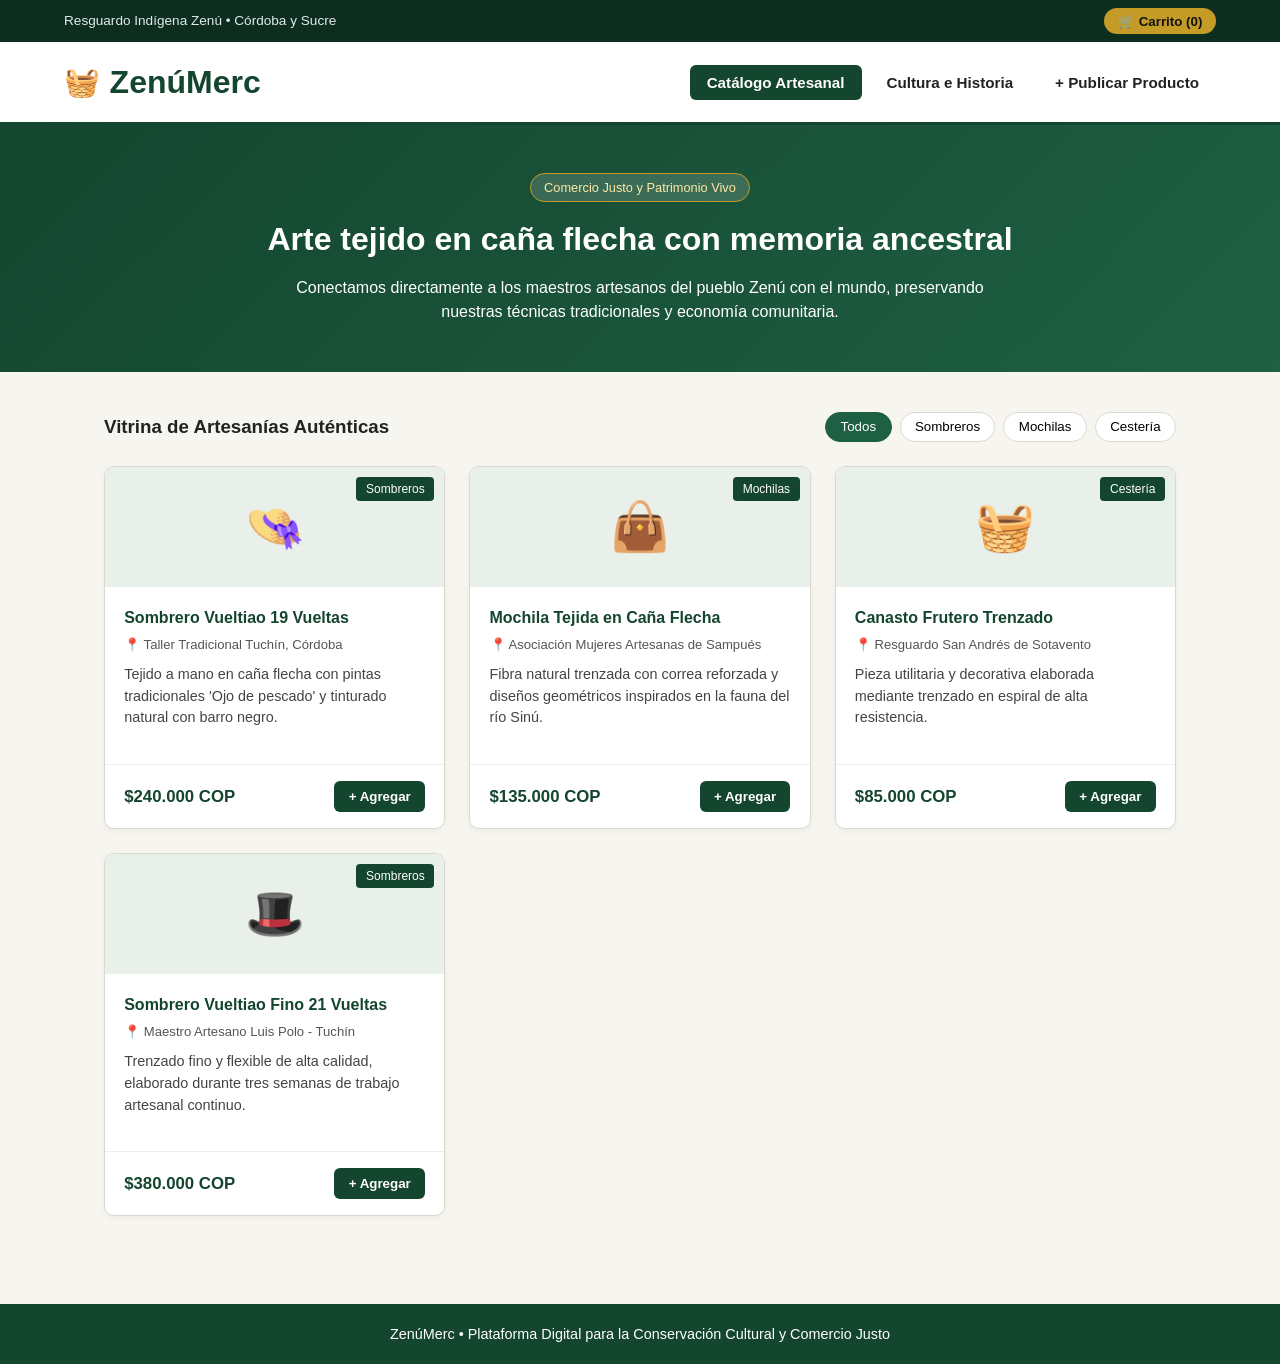
<file: index.HTML>
<!DOCTYPE html>
<html lang="es">
<head>
  <meta charset="UTF-8" />
  <meta name="viewport" content="width=device-width, initial-scale=1.0" />
  <title>ZenúMerc | Conservación y Mercado Artesanal Zenú</title>
  <link rel="stylesheet" href="stilo.css" />
</head>
<body>

  <!-- Barra superior institucional -->
  <div class="top-bar">
    <span>Resguardo Indígena Zenú • Córdoba y Sucre</span>
    <div class="top-actions">
      <button id="btnAbrirCarrito" class="btn-carrito-top">
        🛒 Carrito (<span id="contadorCarrito">0</span>)
      </button>
    </div>
  </div>

  <!-- Navegación principal -->
  <header class="navbar">
    <div class="logo">
      <span class="logo-icon">🧺</span>
      <h1>ZenúMerc</h1>
    </div>
    <nav class="nav-links">
      <button class="nav-btn active" onclick="cambiarVista('catalogo', this)">Catálogo Artesanal</button>
      <button class="nav-btn" onclick="cambiarVista('cultura', this)">Cultura e Historia</button>
      <button class="nav-btn" onclick="cambiarVista('publicar', this)">+ Publicar Producto</button>
    </nav>
  </header>

  <!-- Hero Banner -->
  <section class="hero">
    <div class="hero-content">
      <span class="badge">Comercio Justo y Patrimonio Vivo</span>
      <h2>Arte tejido en caña flecha con memoria ancestral</h2>
      <p>Conectamos directamente a los maestros artesanos del pueblo Zenú con el mundo, preservando nuestras técnicas tradicionales y economía comunitaria.</p>
    </div>
  </section>

  <!-- VISTA 1: CATÁLOGO DE PRODUCTOS -->
  <main id="vista-catalogo" class="vista active">
    <div class="filtros-bar">
      <h3>Vitrina de Artesanías Auténticas</h3>
      <div class="filtros-botones">
        <button class="filtro-btn active" onclick="filtrarProductos('Todos', this)">Todos</button>
        <button class="filtro-btn" onclick="filtrarProductos('Sombreros', this)">Sombreros</button>
        <button class="filtro-btn" onclick="filtrarProductos('Mochilas', this)">Mochilas</button>
        <button class="filtro-btn" onclick="filtrarProductos('Cestería', this)">Cestería</button>
      </div>
    </div>

    <div id="gridProductos" class="grid-productos">
      <!-- Se llena dinámicamente con JavaScript -->
    </div>
  </main>

  <!-- VISTA 2: CULTURA E HISTORIA ZENÚ -->
  <section id="vista-cultura" class="vista">
    <div class="cultura-container">
      <h3>Patrimonio Cultural del Pueblo Zenú</h3>
      <p class="cultura-intro">Cada pieza comercializada en ZenúMerc lleva consigo siglos de sabiduría hidráulica, simbología geométrica y tradición oral.</p>
      
      <div class="cultura-grid">
        <article class="cultura-card">
          <h4>🌿 La Caña Flecha (Gynerium sagittatum)</h4>
          <p>Fibra natural cultivada en las riberas y zonas húmedas. Su procesamiento incluye el raspado, secado al sol y tinturado natural con barro negro y hojas de jagua o bija.</p>
        </article>
        <article class="cultura-card">
          <h4>🔷 Las Pintas y su Significado</h4>
          <p>Las figuras geométricas tejidas en el trenzado representan elementos de la naturaleza y la cotidianidad: la huella del tigre, el ojo de pescado, el pecho de grillo y la flor de limón.</p>
        </article>
        <article class="cultura-card">
          <h4>🤝 Comercio Directo sin Intermediarios</h4>
          <p>El 100% del valor publicado busca dignificar el tiempo de trenzado (que puede tomar desde días hasta semanas según el número de vueltas: 15, 19, 21 o 23).</p>
        </article>
      </div>
    </div>
  </section>

  <!-- VISTA 3: FORMULARIO PARA ARTESANOS -->
  <section id="vista-publicar" class="vista">
    <div class="form-container">
      <h3>Registrar Nueva Artesanía en la Plataforma</h3>
      <p>Agrega un producto al catálogo local para demostración o gestión de inventario comunitario.</p>
      
      <form id="formNuevoProducto" onsubmit="agregarNuevoProducto(event)">
        <div class="form-group">
          <label for="nombreProd">Nombre de la pieza:</label>
          <input type="text" id="nombreProd" placeholder="Ej: Sombrero Vueltiao 21 Vueltas" required />
        </div>

        <div class="form-row">
          <div class="form-group">
            <label for="categoriaProd">Categoría:</label>
            <select id="categoriaProd" required>
              <option value="Sombreros">Sombreros</option>
              <option value="Mochilas">Mochilas</option>
              <option value="Cestería">Cestería</option>
            </select>
          </div>

          <div class="form-group">
            <label for="precioProd">Precio (COP):</label>
            <input type="number" id="precioProd" placeholder="Ej: 280000" min="5000" required />
          </div>
        </div>

        <div class="form-group">
          <label for="artesanoProd">Artesano / Resguardo de origen:</label>
          <input type="text" id="artesanoProd" placeholder="Ej: Familia Suárez - Tuchín, Córdoba" required />
        </div>

        <div class="form-group">
          <label for="historiaProd">Descripción y significado de la pinta:</label>
          <textarea id="historiaProd" rows="3" placeholder="Describe las vueltas, tintes naturales o historia de la pieza..." required></textarea>
        </div>

        <button type="submit" class="btn-primario">Publicar en ZenúMerc</button>
      </form>
    </div>
  </section>

  <!-- PANEL LATERAL DEL CARRITO -->
  <aside id="panelCarrito" class="carrito-drawer">
    <div class="carrito-header">
      <h3>Tu Canasta Artesanal</h3>
      <button id="btnCerrarCarrito" class="btn-cerrar">✕</button>
    </div>
    <div id="listaCarrito" class="carrito-items">
      <!-- Items del carrito -->
    </div>
    <div class="carrito-footer">
      <div class="carrito-total">
        <span>Total estimado:</span>
        <strong id="totalCarrito">$0 COP</strong>
      </div>
      <button class="btn-primario" onclick="finalizarPedido()">Confirmar Solicitud de Compra</button>
    </div>
  </aside>
  <div id="overlay" class="overlay"></div>

  <footer class="footer">
    <p>ZenúMerc • Plataforma Digital para la Conservación Cultural y Comercio Justo</p>
  </footer>

  <script src="app.js"></script>
</body>
</html>
</file>
<file: stilo.css>
:root {
  --verde-oscuro: #14452f;
  --verde-medio: #1e6043;
  --dorado: #c59b27;
  --crema: #f7f5f0;
  --blanco: #ffffff;
  --texto: #222222;
  --gris-borde: #dcd8ce;
}

* {
  box-sizing: border-box;
  margin: 0;
  padding: 0;
  font-family: 'Segoe UI', Tahoma, Geneva, Verdana, sans-serif;
}

body {
  background-color: var(--crema);
  color: var(--texto);
  line-height: 1.5;
}

/* Top Bar */
.top-bar {
  background-color: #0d2e1f;
  color: #e2e8f0;
  padding: 0.5rem 5%;
  display: flex;
  justify-content: space-between;
  align-items: center;
  font-size: 0.85rem;
}

.btn-carrito-top {
  background-color: var(--dorado);
  color: #111;
  border: none;
  padding: 0.35rem 0.85rem;
  border-radius: 20px;
  font-weight: bold;
  cursor: pointer;
}

/* Navbar */
.navbar {
  background-color: var(--blanco);
  padding: 1rem 5%;
  display: flex;
  justify-content: space-between;
  align-items: center;
  border-bottom: 3px solid var(--verde-oscuro);
  flex-wrap: wrap;
  gap: 1rem;
}

.logo {
  display: flex;
  align-items: center;
  gap: 0.6rem;
  color: var(--verde-oscuro);
}

.logo-icon {
  font-size: 1.8rem;
}

.nav-links {
  display: flex;
  gap: 0.5rem;
  flex-wrap: wrap;
}

.nav-btn {
  background: transparent;
  border: 1px solid transparent;
  padding: 0.5rem 1rem;
  font-size: 0.95rem;
  font-weight: 600;
  color: var(--texto);
  cursor: pointer;
  border-radius: 6px;
  transition: 0.2s;
}

.nav-btn:hover {
  background-color: #eef3f0;
}

.nav-btn.active {
  background-color: var(--verde-oscuro);
  color: var(--blanco);
}

/* Hero */
.hero {
  background: linear-gradient(135deg, var(--verde-oscuro), var(--verde-medio));
  color: var(--blanco);
  padding: 3rem 5%;
  text-align: center;
}

.hero-content {
  max-width: 750px;
  margin: 0 auto;
}

.badge {
  display: inline-block;
  background-color: rgba(255, 255, 255, 0.15);
  border: 1px solid var(--dorado);
  color: #ffe8a3;
  padding: 0.25rem 0.8rem;
  border-radius: 20px;
  font-size: 0.8rem;
  margin-bottom: 0.8rem;
}

.hero h2 {
  font-size: 2rem;
  margin-bottom: 0.8rem;
}

/* Vistas */
.vista {
  display: none;
  padding: 2.5rem 5%;
  max-width: 1200px;
  margin: 0 auto;
}

.vista.active {
  display: block;
}

/* Filtros */
.filtros-bar {
  display: flex;
  justify-content: space-between;
  align-items: center;
  margin-bottom: 1.5rem;
  flex-wrap: wrap;
  gap: 1rem;
}

.filtros-botones {
  display: flex;
  gap: 0.5rem;
  flex-wrap: wrap;
}

.filtro-btn {
  background-color: var(--blanco);
  border: 1px solid var(--gris-borde);
  padding: 0.4rem 0.9rem;
  border-radius: 20px;
  cursor: pointer;
  font-weight: 500;
}

.filtro-btn.active {
  background-color: var(--verde-medio);
  color: var(--blanco);
  border-color: var(--verde-medio);
}

/* Grid de Productos */
.grid-productos {
  display: grid;
  grid-template-columns: repeat(auto-fill, minmax(280px, 1fr));
  gap: 1.5rem;
}

.card-producto {
  background-color: var(--blanco);
  border: 1px solid var(--gris-borde);
  border-radius: 10px;
  overflow: hidden;
  display: flex;
  flex-direction: column;
  justify-content: space-between;
  box-shadow: 0 2px 6px rgba(0, 0, 0, 0.05);
  transition: transform 0.2s;
}

.card-producto:hover {
  transform: translateY(-4px);
}

.card-banner {
  background-color: #e9efe9;
  padding: 1.5rem;
  text-align: center;
  font-size: 3rem;
  position: relative;
}

.card-cat {
  position: absolute;
  top: 10px;
  right: 10px;
  background-color: var(--verde-oscuro);
  color: var(--blanco);
  font-size: 0.75rem;
  padding: 0.2rem 0.6rem;
  border-radius: 4px;
}

.card-body {
  padding: 1.2rem;
}

.card-body h4 {
  color: var(--verde-oscuro);
  margin-bottom: 0.3rem;
}

.artesano-tag {
  font-size: 0.82rem;
  color: #555;
  margin-bottom: 0.6rem;
  display: block;
}

.card-desc {
  font-size: 0.9rem;
  color: #444;
  margin-bottom: 1rem;
}

.card-footer {
  padding: 1rem 1.2rem;
  border-top: 1px solid #eee;
  display: flex;
  justify-content: space-between;
  align-items: center;
}

.precio {
  font-weight: bold;
  font-size: 1.05rem;
  color: var(--verde-oscuro);
}

.btn-agregar {
  background-color: var(--verde-oscuro);
  color: var(--blanco);
  border: none;
  padding: 0.5rem 0.9rem;
  border-radius: 6px;
  cursor: pointer;
  font-weight: 600;
}

.btn-agregar:hover {
  background-color: var(--verde-medio);
}

/* Cultura */
.cultura-intro {
  margin: 0.5rem 0 1.5rem;
  color: #444;
}

.cultura-grid {
  display: grid;
  grid-template-columns: repeat(auto-fit, minmax(280px, 1fr));
  gap: 1.5rem;
}

.cultura-card {
  background: var(--blanco);
  padding: 1.5rem;
  border-left: 5px solid var(--dorado);
  border-radius: 8px;
  box-shadow: 0 2px 6px rgba(0, 0, 0, 0.05);
}

.cultura-card h4 {
  color: var(--verde-oscuro);
  margin-bottom: 0.6rem;
}

/* Formulario */
.form-container {
  background: var(--blanco);
  padding: 2rem;
  border-radius: 10px;
  max-width: 650px;
  margin: 0 auto;
  border: 1px solid var(--gris-borde);
}

.form-group {
  margin-top: 1rem;
  display: flex;
  flex-direction: column;
  gap: 0.35rem;
}

.form-row {
  display: grid;
  grid-template-columns: 1fr 1fr;
  gap: 1rem;
}

input, select, textarea {
  padding: 0.65rem;
  border: 1px solid #ccc;
  border-radius: 6px;
  font-size: 0.95rem;
}

.btn-primario {
  margin-top: 1.2rem;
  width: 100%;
  background-color: var(--verde-oscuro);
  color: var(--blanco);
  border: none;
  padding: 0.8rem;
  font-size: 1rem;
  font-weight: bold;
  border-radius: 6px;
  cursor: pointer;
}

/* Carrito Drawer */
.carrito-drawer {
  position: fixed;
  top: 0;
  right: -380px;
  width: 350px;
  max-width: 90vw;
  height: 100vh;
  background: var(--blanco);
  box-shadow: -4px 0 15px rgba(0, 0, 0, 0.15);
  z-index: 1000;
  display: flex;
  flex-direction: column;
  transition: right 0.3s ease;
}

.carrito-drawer.abierto {
  right: 0;
}

.carrito-header {
  background-color: var(--verde-oscuro);
  color: var(--blanco);
  padding: 1rem;
  display: flex;
  justify-content: space-between;
  align-items: center;
}

.btn-cerrar {
  background: none;
  border: none;
  color: var(--blanco);
  font-size: 1.2rem;
  cursor: pointer;
}

.carrito-items {
  flex: 1;
  padding: 1rem;
  overflow-y: auto;
}

.item-carrito {
  display: flex;
  justify-content: space-between;
  align-items: center;
  padding: 0.7rem 0;
  border-bottom: 1px solid #eee;
}

.btn-eliminar {
  background: #fee2e2;
  color: #b91c1c;
  border: none;
  padding: 0.25rem 0.5rem;
  border-radius: 4px;
  cursor: pointer;
}

.carrito-footer {
  padding: 1rem;
  border-top: 1px solid var(--gris-borde);
  background: #fafafa;
}

.carrito-total {
  display: flex;
  justify-content: space-between;
  font-size: 1.1rem;
}

.overlay {
  display: none;
  position: fixed;
  inset: 0;
  background: rgba(0, 0, 0, 0.45);
  z-index: 999;
}

.overlay.activo {
  display: block;
}

.footer {
  background-color: var(--verde-oscuro);
  color: var(--blanco);
  text-align: center;
  padding: 1.2rem;
  margin-top: 3rem;
  font-size: 0.9rem;
}
</file>
